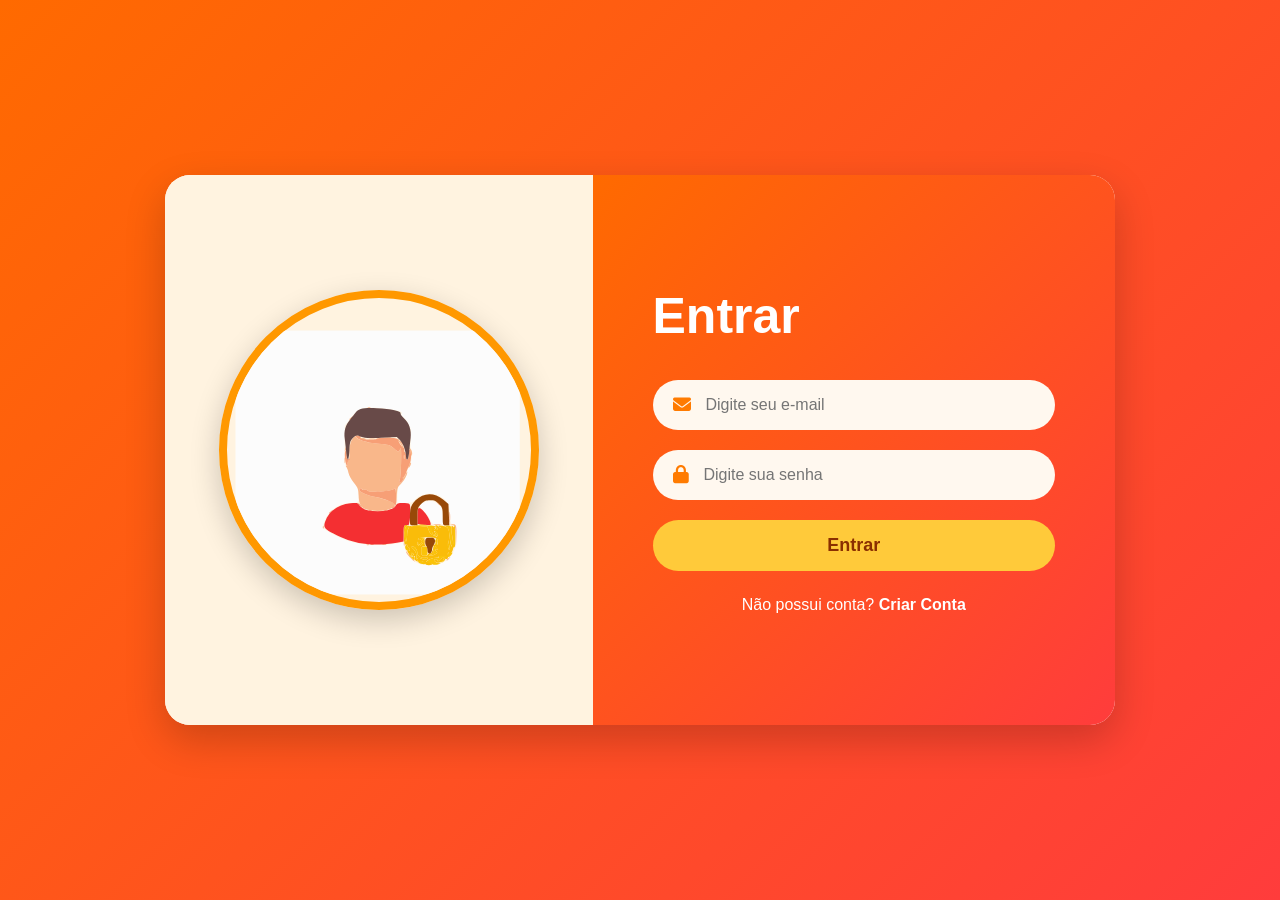
<file: index.html>
<!DOCTYPE html>
<html lang="pt-br">
<head>
<meta charset="UTF-8">
<meta name="viewport" content="width=device-width, initial-scale=1.0">
<title>CLIMAPP</title>
<script>
// Página de entrada: redireciona para home se logado, senão para login
(function() {
    var logado = localStorage.getItem("logado");
    if (logado === "true") {
        window.location.replace("home.html");
    } else {
        window.location.replace("login.html");
    }
})();
</script>
</head>
<body></body>
</html>
</file>
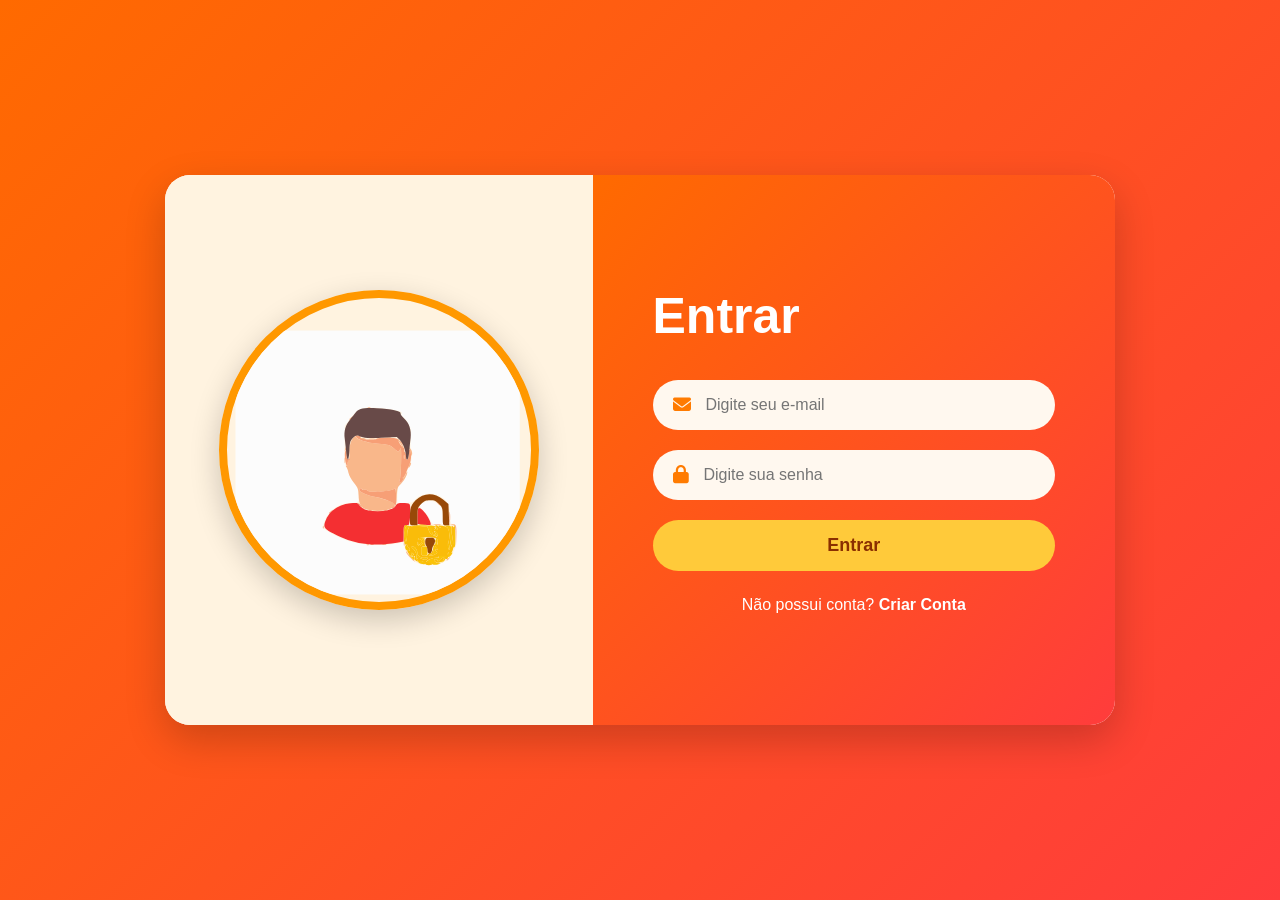
<file: alemanha.html>
<!DOCTYPE html>
<html lang="pt-br">
<head>
<meta charset="UTF-8">
<meta name="viewport" content="width=device-width, initial-scale=1.0">
<title>Alemanha - CLIMAPP</title>
<link rel="stylesheet" href="style.css">
<style>
.mapa-wrapper{
    display: inline-block;
    max-width: 100%;
    margin-top: 20px;
}
.mapa-wrapper img{
    height: auto;
    display: block;
    border-radius: 15px;
    box-shadow: 0 6px 20px rgba(0,0,0,0.2);
}
area{ cursor: pointer; }
</style>
</head>
<body>

<div class="sidebar-overlay" id="sidebarOverlay" onclick="toggleMenu()"></div>

<nav class="sidebar" id="sidebar">
    <button class="menu-toggle" onclick="toggleMenu()">
        <div class="hamburger"><span></span><span></span><span></span></div>
        <span class="menu-toggle-label">CLIMAPP</span>
    </button>
    <div class="sidebar-divider"></div>
    <a href="home.html">
        <span class="nav-icon"></span>
        <span class="nav-label">Home</span>
    </a>
    <a href="brasil.html">
        <span class="nav-icon"></span>
        <span class="nav-label">Brasil</span>
    </a>
    <a href="mexico.html">
        <span class="nav-icon"></span>
        <span class="nav-label">México</span>
    </a>
    <a href="estados-unidos.html">
        <span class="nav-icon"></span>
        <span class="nav-label">Estados Unidos</span>
    </a>
    <a href="canada.html">
        <span class="nav-icon"></span>
        <span class="nav-label">Canadá</span>
    </a>
    <a href="franca.html">
        <span class="nav-icon"></span>
        <span class="nav-label">França</span>
    </a>
    <a href="alemanha.html" class="active">
        <span class="nav-icon"></span>
        <span class="nav-label">Alemanha</span>
    </a>
    <div class="sidebar-footer">
        <button class="btn-sair" onclick="sair()">
            <span class="btn-sair-label">Sair</span>
        </button>
    </div>
</nav>

<div class="main-wrapper">
<header>
    <div class="logo">Alemanha</div>
</header>

<div class="container">
    <h1>Mapa da Alemanha</h1>


<div class="mapa-wrapper">
<img src="img/alemanha.svg" usemap="#image-map" alt="Mapa da Alemanha">
<map name="image-map">
<area shape="poly" coords="350,390,341,382,335,381,329,384,325,388,320,389,318,395,315,400,313,401,309,403,309,409,300,409,294,408,289,408,286,410,285,419,290,428,291,436,291,444,295,439,297,434,299,430,306,431,315,433,319,435,322,444,327,450,331,449,336,457,336,470,342,477,348,488,349,497,350,505,347,510,341,510,342,518,332,522,331,526,332,539,333,547,332,559,330,569,329,569,321,572,318,571,308,577,308,581,316,578,324,583,327,585,329,589,329,592,337,592,334,599,341,595,343,589,341,580,348,581,364,584,373,592,382,591,387,590,391,586,398,582,403,581,415,578,423,578,425,571,436,576,443,574,451,574,456,581,460,584,465,584,467,575,462,575,456,572,458,568,461,559,454,552,451,546,477,528,483,521,483,514,493,514,500,509,502,499,498,492,494,487,487,488,483,488,480,479,469,471,465,463,455,462,448,450,444,437,438,433,442,421,433,409,428,400,414,390,407,390,393,391,393,383,386,383,388,387,389,394,387,398,382,400,381,394,376,395,368,391,367,392,365,397,368,403,359,405,356,403,350,399,353,398,354,395,354,394"  nohref="nohref" 
onclick="abrirModal(event,'Baviera','Temperado Continental','13 milhões','520 metros','Florestas Alpinas')">
    
<area shape="poly" coords="542,304,550,313,553,322,554,331,549,342,544,354,537,348,531,342,519,340,522,347,523,351,511,356,505,364,502,361,493,365,488,367,484,373,477,370,476,376,471,377,466,381,463,385,458,386,448,386,441,388,434,398,434,399,429,393,421,391,416,386,415,378,419,373,422,378,432,375,432,367,432,363,446,353,451,350,443,343,437,339,431,337,427,328,428,320,429,310,438,306,453,301,460,300,467,302,471,306,469,315,475,318,479,317,484,320,495,320,505,320,514,309,524,306,533,305,540,306,540,305,542,306"  nohref="nohref" 
onclick="abrirModal(event,'Saxônia','Temperado Continental','4 milhões','300 metros','Florestas Mistas')">

<area shape="poly" coords="391,329,394,322,380,320,372,318,369,304,364,301,360,303,352,306,349,307,340,313,332,318,329,320,330,326,339,332,340,340,337,346,334,350,333,352,332,356,327,364,326,367,327,371,333,369,333,374,336,378,339,381,344,382,350,387,354,389,354,393,356,395,356,399,359,401,361,401,365,401,367,401,364,394,367,392,373,391,378,394,382,399,388,397,388,392,386,387,385,383,391,381,397,384,398,388,406,389,408,389,414,389,415,386,414,379,414,373,420,370,423,375,428,374,429,373,431,369,432,364,433,359,441,355,449,349,437,341,431,340,430,346,429,351,423,351,415,349,412,343,409,343,398,340,392,339,392,336,391,331,391,328,391,323,391,322,392,322,392,324"  nohref="nohref" 
onclick="abrirModal(event,'Turíngia','Temperado Continental','2,1 milhões','350 metros','Floresta da Turíngia')">

<area shape="poly" coords="300,281,305,288,309,294,307,301,304,308,302,311,295,314,292,311,287,311,284,317,285,318,279,318,277,318,272,322,275,326,278,329,277,337,273,341,267,341,265,345,264,351,260,355,250,355,251,362,251,365,246,361,245,352,240,349,236,346,231,353,230,356,221,363,216,364,205,368,198,369,194,377,186,374,189,381,189,384,180,384,172,382,172,377,172,372,166,371,173,364,169,363,162,354,161,348,168,342,162,337,157,334,163,331,169,329,169,325,171,318,174,310,175,299,170,289,167,283,167,279,185,281,195,280,203,279,201,268,201,263,210,258,218,256,228,250,236,244,246,250,248,255,244,260,244,263,248,266,248,271,258,270,263,268,270,265,271,259,272,250,266,248,266,246,274,240,275,240,280,243,282,249,293,244,298,243,297,248,292,253,288,256,292,263,293,267,298,274,301,282,302,286,304,283"  nohref="nohref"
onclick="abrirModal(event,'Renânia do Norte-Vestfália','Oceânico Temperado','18 milhões','200 metros','Florestas e Campos')">

</div>
</div>

<dialog id="minhaModal">
    <h2 id="titulo"></h2>
    <table>
        <tr><td><strong>Clima</strong></td><td id="clima"></td></tr>
        <tr><td><strong>População</strong></td><td id="populacao"></td></tr>
        <tr><td><strong>Altitude</strong></td><td id="altitude"></td></tr>
        <tr><td><strong>Vegetação</strong></td><td id="vegetacao"></td></tr>
    </table>
    <button class="bt-fechar" id="fecharModal">Fechar</button>
</dialog>

</div>


<script>
(function(){
if(localStorage.getItem("logado")!=="true"){
    window.location.replace("login.html");}})();
    </script>

    <script src="script.js"></script>
</body>
</html>
</file>
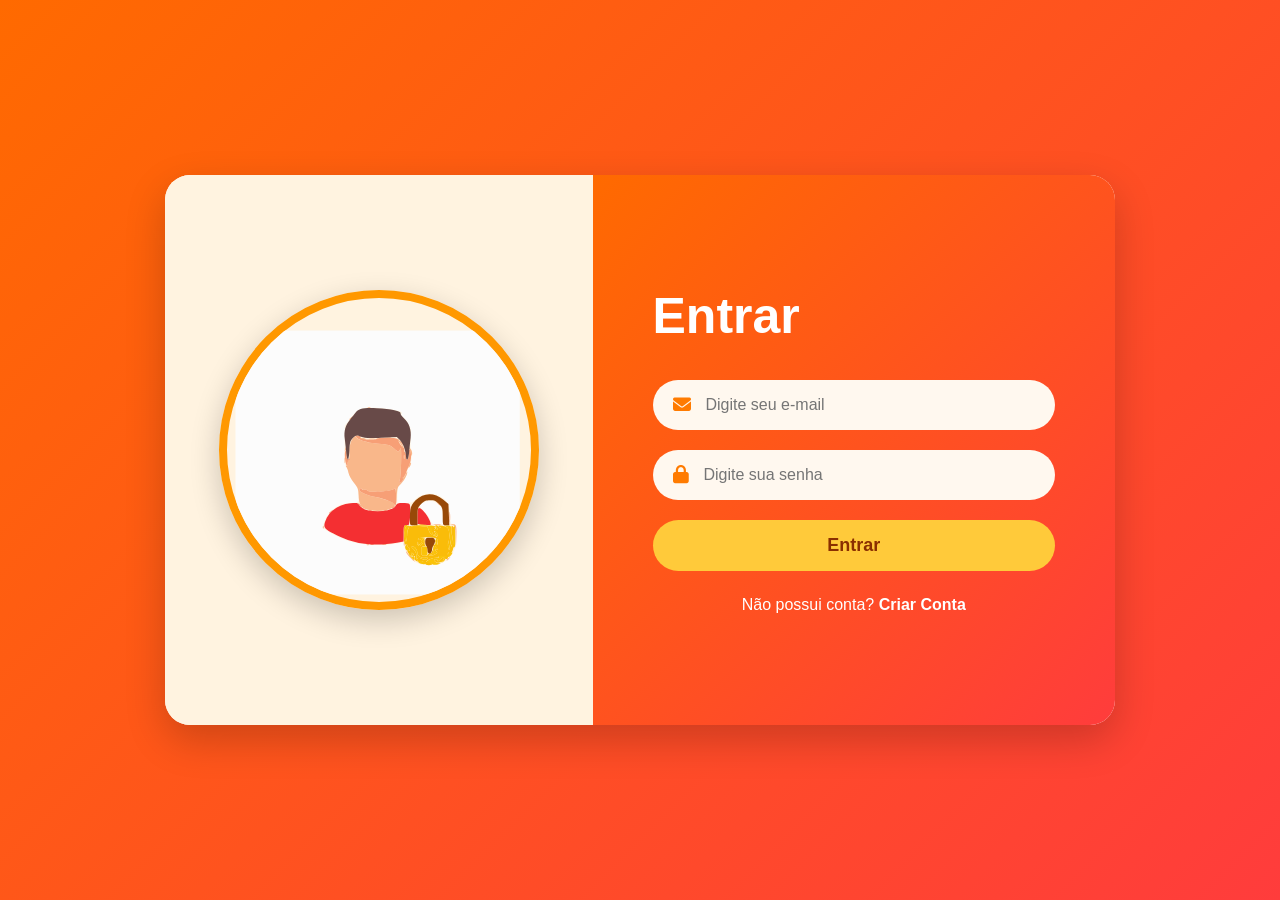
<file: brasil.html>
<!DOCTYPE html>
<html lang="pt-br">
<head>
<meta charset="UTF-8">
<meta name="viewport" content="width=device-width, initial-scale=1.0">
<title>Brasil - CLIMAPP</title>
<link rel="stylesheet" href="style.css">
<style>
.mapa-wrapper{
    display: inline-block;
    max-width: 100%;
    margin-top: 20px;
}
.mapa-wrapper img{
    height: auto;
    display: block;
    border-radius: 15px;
    box-shadow: 0 6px 20px rgba(0,0,0,0.2);
}
area{ cursor: pointer; }
</style>
</head>
<body>

<div class="sidebar-overlay" id="sidebarOverlay" onclick="toggleMenu()"></div>

<nav class="sidebar" id="sidebar">
    <button class="menu-toggle" onclick="toggleMenu()">
        <div class="hamburger"><span></span><span></span><span></span></div>
        <span class="menu-toggle-label">CLIMAPP</span>
    </button>
    <div class="sidebar-divider"></div>
    <a href="home.html">
        <span class="nav-icon"></span>
        <span class="nav-label">Home</span>
    </a>
    <a href="brasil.html" class="active">
        <span class="nav-icon"></span>
        <span class="nav-label">Brasil</span>
    </a>
    <a href="mexico.html">
        <span class="nav-icon"></span>
        <span class="nav-label">México</span>
    </a>
    <a href="estados-unidos.html">
        <span class="nav-icon"></span>
        <span class="nav-label">Estados Unidos</span>
    </a>
    <a href="canada.html">
        <span class="nav-icon"></span>
        <span class="nav-label">Canadá</span>
    </a>
    <a href="franca.html">
        <span class="nav-icon"></span>
        <span class="nav-label">França</span>
    </a>
    <a href="alemanha.html">
        <span class="nav-icon"></span>
        <span class="nav-label">Alemanha</span>
    </a>
    <div class="sidebar-footer">
        <button class="btn-sair" onclick="sair()">
            <span class="btn-sair-label">Sair</span>
        </button>
    </div>
</nav>

<div class="main-wrapper">
<header>
<div class="logo">Brasil</div></header>

<div class="container">
    <h1>Mapa do Brasil</h1>

    <div class="mapa-wrapper">
        <img src="img/mapa-brasil.svg" usemap="#image-map" alt="Mapa do Brasil">
        <map name="image-map">
            <area alt="minas gerais" title="minas gerais" href="#" coords="375,421,381,420,385,420,397,419,400,423,400,428,402,437,407,439,409,443,406,445,407,453,409,454,411,459,416,459,415,455,424,456,430,453,433,452,438,450,446,450,456,450,460,446,466,434,469,429,472,424,481,415,482,409,480,407,482,403,481,400,482,395,490,393,492,392,487,388,490,379,494,377,497,368,485,366,478,363,475,357,464,355,457,347,448,350,446,342,441,342,425,350,423,353,419,354,415,350,411,348,411,352,408,351,408,359,408,364,404,364,400,367,400,372,403,375,403,379,398,381,398,385,401,386,401,391,396,396,388,399,380,398,375,399,370,401,363,401,357,401,354,408,349,411,348,414,348,417,356,416,361,416,366,416,371,418,374,420,374,422,375,422,380,421,378,421" shape="poly"
            onclick="abrirModal(event,'Minas Gerais','Tropical de Altitude','21,4 milhões','660 metros','Cerrado e Mata Atlântica')">

            <area alt="mato grosso" title="mato grosso" href="#" coords="274,271,360,277,357,286,353,299,354,312,353,321,351,330,347,349,337,354,335,362,326,361,325,371,319,376,317,384,319,387,312,388,314,384,314,378,309,379,304,384,294,383,283,380,274,377,271,378,265,386,261,387,257,384,247,378,250,369,250,364,225,365,224,352,222,337,222,331,219,330,230,312,226,303,227,294,222,293,219,291,208,292,205,292,205,265,241,264,247,263,250,243,253,245,254,252,256,262,270,273,273,272,276,272,275,272" shape="poly"
            onclick="abrirModal(event,'Mato Grosso','Tropical Continental','3,9 milhões','300 metros','Cerrado e Amazônia')">

            <area alt="sao paulo" title="sao paulo" href="#" coords="373,423,368,420,356,418,349,417,350,422,348,423,343,426,339,434,336,440,330,449,325,452,325,454,331,454,339,454,344,455,351,457,356,458,362,459,367,466,368,473,371,477,371,481,370,483,376,483,379,485,380,488,383,489,386,488,396,483,402,476,411,473,420,471,429,468,426,465,427,461,434,459,437,458,432,458,428,457,427,456,423,458,420,459,416,461,409,463,407,458,404,456,403,449,405,441,402,441,396,433,396,426,396,421,392,420,377,423,374,423" shape="poly"
            onclick="abrirModal(event,'São Paulo','Subtropical Úmido','46 milhões','760 metros','Mata Atlântica')">

            <area alt="bahia" title="bahia" href="#" coords="435,293,432,295,424,288,420,288,415,295,412,300,418,303,418,309,415,313,415,316,420,318,418,323,417,329,415,337,418,341,420,345,419,351,437,342,443,340,448,339,450,344,455,343,463,349,471,353,477,354,484,361,497,365,501,367,503,371,499,379,493,385,495,389,496,396,499,397,505,393,510,374,512,364,512,350,512,339,513,331,516,327,518,322,525,326,531,315,534,310,530,309,527,299,525,295,532,294,531,285,528,279,524,272,517,268,512,266,507,271,504,273,499,273,501,276,497,278,493,278,491,273,489,268,487,266,484,270,481,273,475,275,468,277,462,277,460,275,453,275,453,284,453,288,446,293,441,292,432,296,432,295,434,295" shape="poly"
            onclick="abrirModal(event,'Bahia','Tropical Semiárido','14,9 milhões','400 metros','Caatinga e Cerrado')">
        </map>
    </div>
</div>

<dialog id="minhaModal">
    <h2 id="titulo"></h2>
    <table>
        <tr><td><strong>Clima</strong></td><td id="clima"></td></tr>
        <tr><td><strong>População</strong></td><td id="populacao"></td></tr>
        <tr><td><strong>Altitude</strong></td><td id="altitude"></td></tr>
        <tr><td><strong>Vegetação</strong></td><td id="vegetacao"></td></tr>
    </table>
    <button class="bt-fechar" id="fecharModal">Fechar</button>
</dialog>

</div>

<script>
(function(){
if(localStorage.getItem("logado")!=="true"){
    window.location.replace("login.html");}
})();
</script>

<script src="script.js"></script>
</body>
</html>
</file>
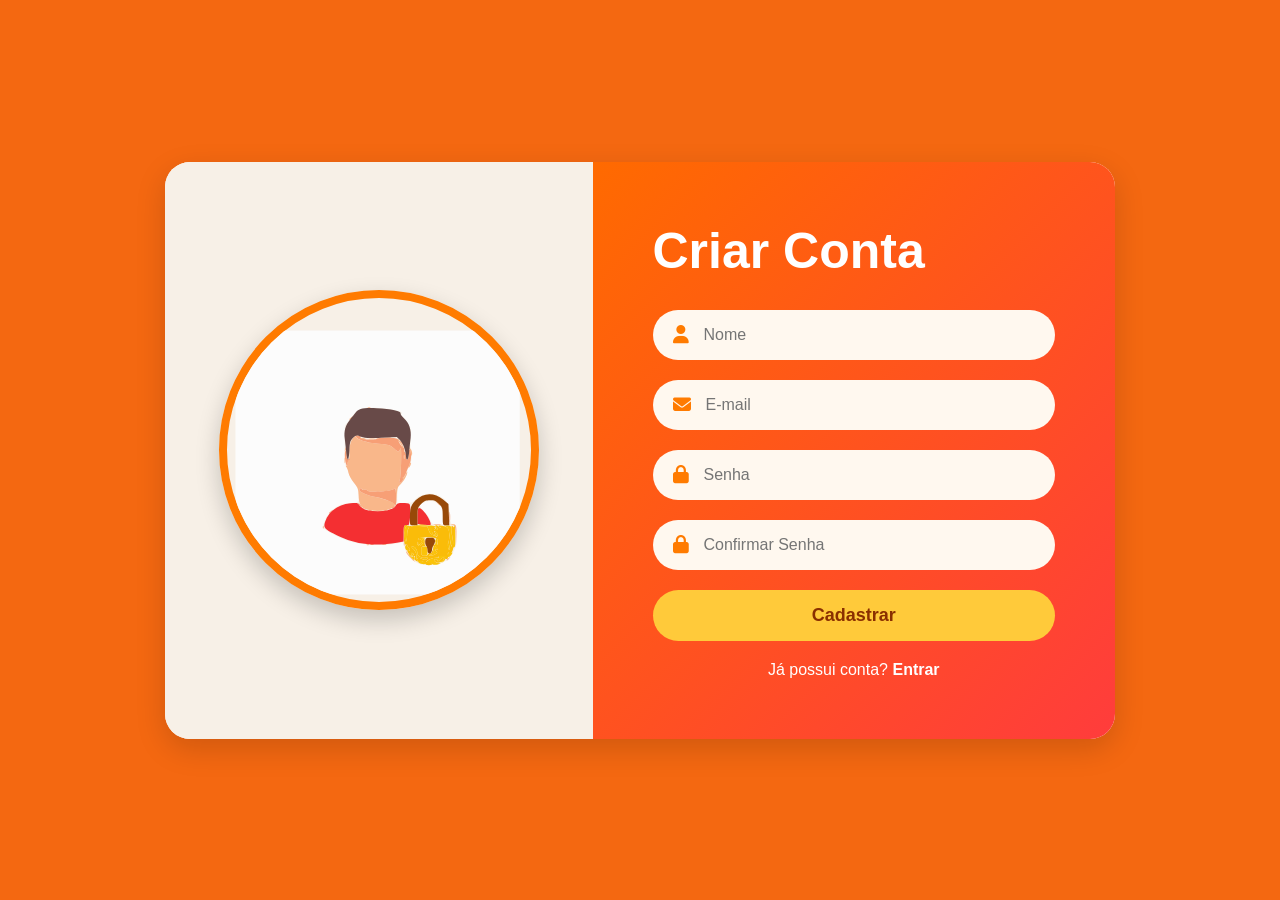
<file: cadastro.html>
<!DOCTYPE html>
<html lang="pt-br">

<head>

    <meta charset="UTF-8">
    <meta name="viewport" content="width=device-width, initial-scale=1.0">
    <title>Cadastro - CLIMAPP</title>

    <link rel="stylesheet" href="https://cdnjs.cloudflare.com/ajax/libs/font-awesome/6.5.1/css/all.min.css">

    <style>
        * {
            margin: 0;
            padding: 0;
            box-sizing: border-box;
            font-family: Arial, Helvetica, sans-serif;
        }

        body {
            height: 100vh;
            display: flex;
            justify-content: center;
            align-items: center;
            background: #f46811;
            padding: 20px;
        }

        .container {
            width: 950px;
            max-width: 100%;
            min-height: 550px;
            display: flex;
            border-radius: 25px;
            overflow: hidden;
            box-shadow: 0 10px 30px rgba(0, 0, 0, 0.15);
            background: white;
        }

        /* ESQUERDA */
        .left {
            width: 45%;
            background: #f7f0e7;
            display: flex;
            justify-content: center;
            align-items: center;
            padding: 30px;
        }

        .circle {
            width: 320px;
            height: 320px;
            border-radius: 50%;
            overflow: hidden;
            border: 8px solid #ff7b00;
            box-shadow: 0 10px 25px rgba(0, 0, 0, 0.2);
        }

        .circle img {
            width: 100%;
            height: 100%;
            object-fit: cover;
        }

        /* DIREITA */
        .right {
            width: 55%;
            background: linear-gradient(135deg, #ff6a00, #ff3c3c);
            padding: 60px;
            color: white;
            position: relative;
            overflow: hidden;
        }

        .right h1 {
            font-size: 50px;
            margin-bottom: 30px;
        }

        /* INPUTS */
        .input-box {
            width: 100%;
            background: #fff8ef;
            margin-bottom: 20px;
            border-radius: 40px;
            padding: 16px 20px;
            display: flex;
            align-items: center;
            gap: 15px;
            transition: 0.3s;
        }

        .input-box:hover {
            transform: scale(1.02);
        }

        .input-box i {
            color: #ff7b00;
            font-size: 18px;
        }

        .input-box input {
            width: 100%;
            border: none;
            outline: none;
            background: transparent;
            font-size: 16px;
            color: #333;
        }

        /* BOTÃO */
        .btn {
            width: 100%;
            padding: 15px;
            border: none;
            border-radius: 40px;
            font-size: 18px;
            font-weight: bold;
            cursor: pointer;
            background: #ffca3a;
            color: #8a2f00;
            transition: 0.3s;
        }

        .btn:hover {
            transform: scale(1.03);
        }

        /* LINK LOGIN */
        .login-link {
            margin-top: 20px;
            text-align: center;
        }

        .login-link a {
            color: white;
            font-weight: bold;
            text-decoration: none;
        }

        .login-link a:hover {
            text-decoration: underline;
        }

        /* RESPONSIVO */
        @media(max-width:850px) {
            .container {
                flex-direction: column;
            }

            .left,
            .right {
                width: 100%;
            }

            .left {
                padding: 40px 20px;
            }

            .circle {
                width: 220px;
                height: 220px;
            }

            .right {
                padding: 40px 25px;
            }

            .right h1 {
                font-size: 38px;
            }
        }
    </style>
</head>

<body>

    <div class="container">

        <!-- ESQUERDA -->
        <div class="left">
            <div class="circle">
                <img src="img/boneco.svg" alt="Boneco">
            </div>
        </div>

        <!-- DIREITA -->
        <div class="right">

            <h1>Criar Conta</h1>

            <!-- NOME -->
            <div class="input-box">
                <i class="fa-solid fa-user"></i>
                <input type="text" id="nome" placeholder="Nome">
            </div>

            <!-- EMAIL -->
            <div class="input-box">
                <i class="fa-solid fa-envelope"></i>
                <input type="email" id="email" placeholder="E-mail">
            </div>

            <!-- SENHA -->
            <div class="input-box">
                <i class="fa-solid fa-lock"></i>
                <input type="password" id="senha" placeholder="Senha">
            </div>

            <!-- CONFIRMAR SENHA -->
            <div class="input-box">
                <i class="fa-solid fa-lock"></i>
                <input type="password" id="confirmarSenha" placeholder="Confirmar Senha">
            </div>

            <!-- BOTÃO -->
            <button type="button" class="btn" onclick="cadastrar()">
                Cadastrar
            </button>

            <!-- LINK LOGIN -->
            <div class="login-link">
                Já possui conta? <a href="login.html">Entrar</a>
            </div>

        </div>

    </div>

    <script src="script.js"></script>

</body>

</html>
</file>
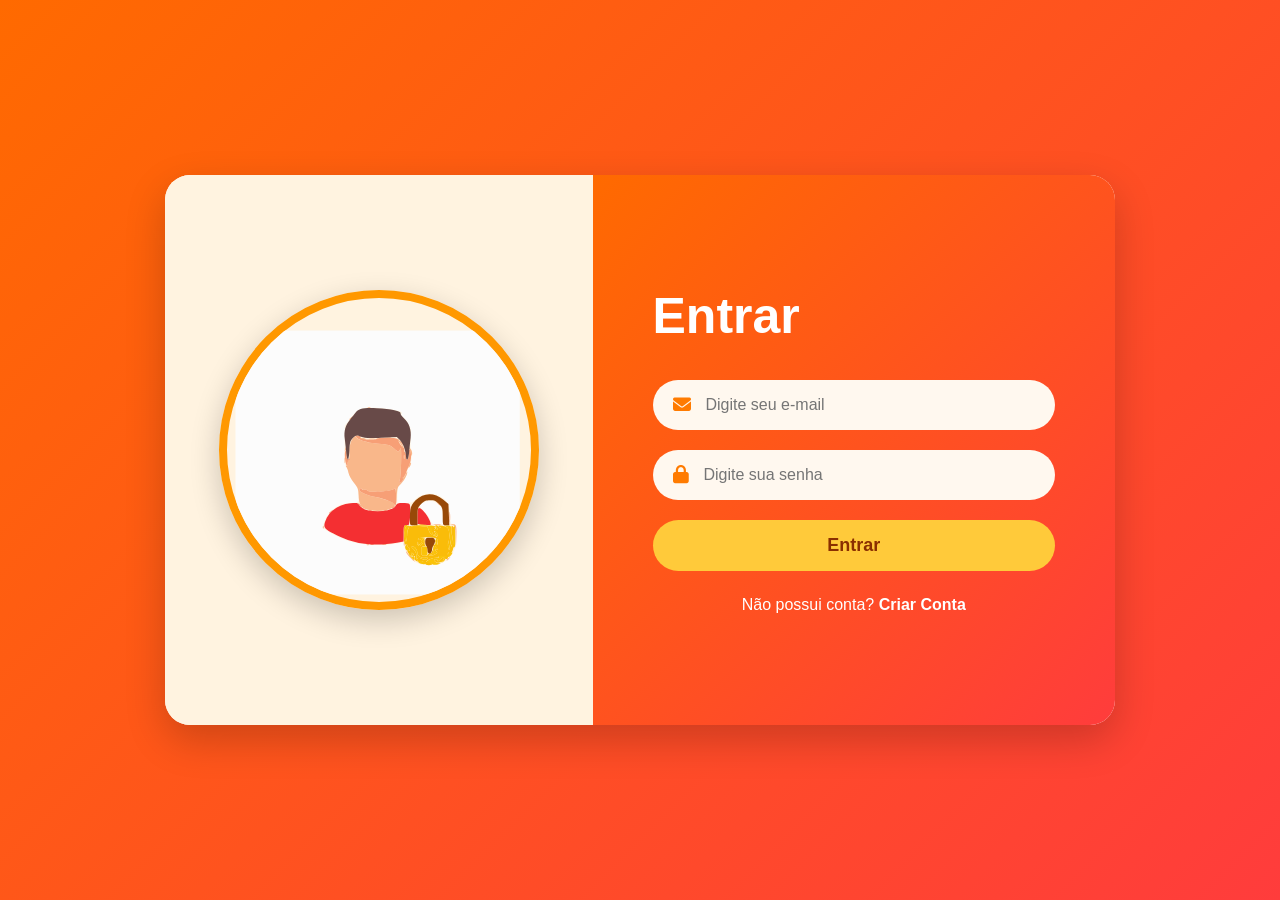
<file: canada.html>
<!DOCTYPE html>
<html lang="pt-br">
<head>
<meta charset="UTF-8">
<meta name="viewport" content="width=device-width, initial-scale=1.0">
<title>Canadá - CLIMAPP</title>
<link rel="stylesheet" href="style.css">
<style>

.mapa-wrapper{
    display: inline-block;
    max-width: 100%;
    margin-top: 20px;
}

.mapa-wrapper img{
    display: block;
    border-radius: 15px;
    box-shadow: 0 6px 20px rgba(0,0,0,0.2);
}

area{
    cursor: pointer;
}

</style>

</head>

<body>

<div class="sidebar-overlay" id="sidebarOverlay" onclick="toggleMenu()"></div>

<!-- MENU -->

<nav class="sidebar" id="sidebar">

    <button class="menu-toggle" onclick="toggleMenu()">

        <div class="hamburger">
            <span></span>
            <span></span>
            <span></span>
        </div>

        <span class="menu-toggle-label">
            CLIMAPP
        </span>

    </button>

    <div class="sidebar-divider"></div>

    <a href="home.html">
        <span class="nav-icon">🏠</span>
        <span class="nav-label">Home</span>
    </a>

    <a href="brasil.html">
        <span class="nav-icon"></span>
        <span class="nav-label">Brasil</span>
    </a>

    <a href="mexico.html">
        <span class="nav-icon"></span>
        <span class="nav-label">México</span>
    </a>

    <a href="estados-unidos.html">
        <span class="nav-icon"></span>
        <span class="nav-label">Estados Unidos</span>
    </a>

    <a href="canada.html" class="active">
        <span class="nav-icon"></span>
        <span class="nav-label">Canadá</span>
    </a>

    <a href="franca.html">
        <span class="nav-icon"></span>
        <span class="nav-label">França</span>
    </a>

    <a href="alemanha.html">
        <span class="nav-icon"></span>
        <span class="nav-label">Alemanha</span>
    </a>

    <div class="sidebar-footer">

        <button class="btn-sair" onclick="sair()">
            <span class="btn-sair-label">Sair</span>
        </button>

    </div>

</nav>

<!-- CONTEÚDO -->

<div class="main-wrapper">

<header>

    <div class="logo">
        Canadá
    </div>

</header>

<div class="container">

    <h1>Mapa do Canadá</h1>

    <!-- MAPA -->

    <div class="mapa-wrapper">
<img src="img/canada.svg" usemap="#image-map">

<map name="image-map">
<area target="_blank" alt="quebec" title="quebec" href="" coords="588,298,584,296,576,292,574,296,568,294,570,288,568,285,565,281,563,277,563,270,552,270,542,263,534,257,531,262,522,262,515,261,514,270,520,280,521,290,519,301,520,309,529,315,532,326,535,339,533,351,521,362,527,374,528,387,530,402,535,452,541,467,548,475,560,480,566,480,576,478,579,469,584,460,596,451,608,435,616,416,619,404,625,396,635,385,653,380,666,372,674,364,681,354,682,346,682,342,639,361,636,361,633,353,633,351,630,354,634,360,634,363,635,368,628,368,620,368,615,365,608,357,606,353,604,342,607,336,605,329,615,331,621,326,625,323,624,316,619,314,616,307,611,291,605,287,602,283,593,273,594,286,590,294,587,299,591,299" shape="poly"
onclick="abrirModal( event,'Quebec','Frio','8 milhões', '200 metros','Taiga' )">

<area target="_blank" alt="alberta" title="alberta" href="" coords="281,284,276,301,269,322,257,364,270,387,279,411,278,432,309,440,332,298,284,286,283,284" shape="poly"
onclick="abrirModal( event,'Alberta', 'Continental','4 milhões','645 metros','Pradarias' )">

<area target="_blank" alt="british columbia" title="british columbia" href="" coords="188,246,185,245,186,260,191,255,198,255,203,275,203,295,207,305,208,316,202,323,201,334,208,332,203,339,202,342,202,345,205,346,204,349,206,350,209,346,210,354,206,357,204,359,204,363,208,366,203,367,201,369,201,372,207,373,207,377,210,376,211,381,211,385,217,379,215,389,215,393,224,387,221,397,222,407,274,430,273,410,265,393,256,369,253,361,277,286,189,246,189,245,190,246" shape="poly"
onclick="abrirModal( event,'British Columbia','Oceânico','5 milhões','370 metros', 'Florestas Temperadas' )">

<area target="_blank" alt="ontaro" title="ontaro" href="" coords="456,344,419,391,419,440,427,441,423,450,423,455,432,456,437,460,446,456,448,461,453,452,461,447,468,449,477,449,484,460,490,459,496,468,497,477,497,479,505,482,515,483,529,488,539,495,539,501,530,504,525,500,525,506,525,520,524,527,525,530,536,530,547,528,551,524,550,520,547,520,545,514,553,508,562,505,567,504,573,497,577,494,581,485,577,479,568,483,561,485,553,480,546,478,540,471,532,461,527,447,527,416,526,406,521,407,511,400,507,389,503,378,501,368,499,359,488,361,484,363,457,344,457,345" shape="poly"
onclick="abrirModal(event,'Ontário','Frio Temperado','15 milhões','250 metros','Florestas' )">

</map>

    </div>

</div>

<!-- MODAL -->

<dialog id="minhaModal">

    <h2 id="titulo"></h2>

    <table>

        <tr>
            <td><strong>Clima</strong></td>
            <td id="clima"></td>
        </tr>

        <tr>
            <td><strong>População</strong></td>
            <td id="populacao"></td>
        </tr>

        <tr>
            <td><strong>Altitude</strong></td>
            <td id="altitude"></td>
        </tr>

        <tr>
            <td><strong>Vegetação</strong></td>
            <td id="vegetacao"></td>
        </tr>

    </table>

    <button class="bt-fechar" id="fecharModal">
        Fechar
    </button>

</dialog>

</div>
<script>
(function(){
if(localStorage.getItem("logado")!=="true"){
    window.location.replace("login.html");
 }
})();
</script>

<script src="script.js"></script>

</body>
</html>
</file>
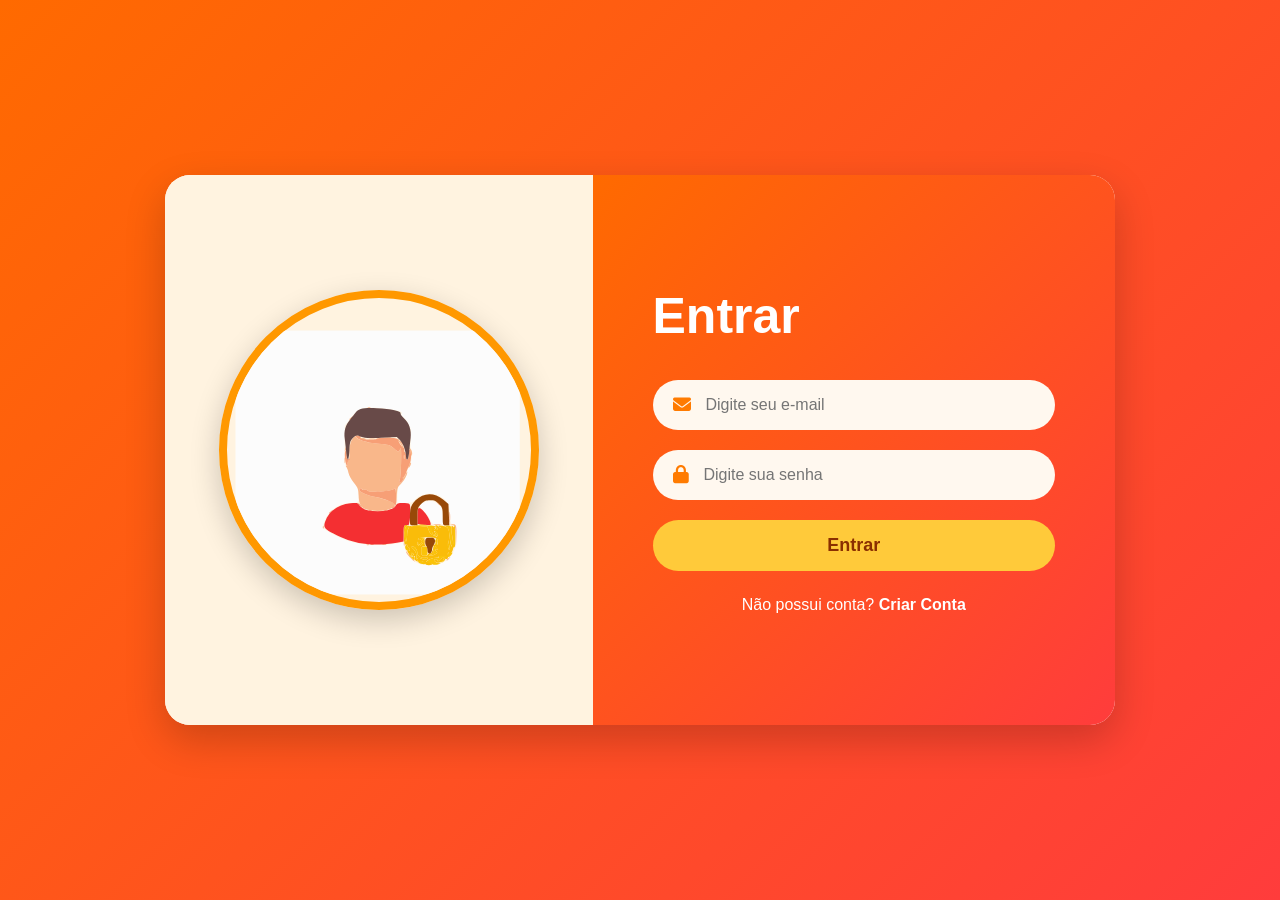
<file: estados-unidos.html>
<!DOCTYPE html>
<html lang="pt-br">
<head>
<meta charset="UTF-8">
<meta name="viewport" content="width=device-width, initial-scale=1.0">
<title>Estados Unidos - CLIMAPP</title>
<link rel="stylesheet" href="style.css">
<style>
.mapa-container{
    display:flex;
    justify-content:center;
    margin-top:25px;
}
.mapa-container img{
    border-radius:15px;
    box-shadow:0 6px 20px rgba(0,0,0,0.25);
}
area{ cursor:pointer; }
</style>
</head>
<body>

<div class="sidebar-overlay" id="sidebarOverlay" onclick="toggleMenu()"></div>

<nav class="sidebar" id="sidebar">
    <button class="menu-toggle" onclick="toggleMenu()">
        <div class="hamburger"><span></span><span></span><span></span></div>
        <span class="menu-toggle-label">CLIMAPP</span>
    </button>
    <div class="sidebar-divider"></div>
    <a href="home.html">
        <span class="nav-icon"></span>
        <span class="nav-label">Home</span>
    </a>
    <a href="brasil.html">
        <span class="nav-icon"></span>
        <span class="nav-label">Brasil</span>
    </a>
    <a href="mexico.html">
        <span class="nav-icon"></span>
        <span class="nav-label">México</span>
    </a>
    <a href="estados-unidos.html" class="active">
        <span class="nav-icon"></span>
        <span class="nav-label">Estados Unidos</span>
    </a>
    <a href="canada.html">
        <span class="nav-icon"></span>
        <span class="nav-label">Canadá</span>
    </a>
    <a href="franca.html">
        <span class="nav-icon"></span>
        <span class="nav-label">França</span>
    </a>
    <a href="alemanha.html">
        <span class="nav-icon"></span>
        <span class="nav-label">Alemanha</span>
    </a>
<div class="sidebar-footer">
    <button class="btn-sair" onclick="sair()">
    <span class="btn-sair-label">Sair</span>
    </button>
</div>
</nav>

<div class="main-wrapper">
<header> <div class="logo">Estados Unidos</div></header>

<div class="container">
    <h1>Mapa dos Estados Unidos</h1>

    <div class="mapa-container">
        <img src="img/estados-unidos.svg" usemap="#image-map" alt="Mapa dos Estados Unidos">
        <map name="image-map">
            <area alt="texas" title="texas" href="#" coords="513,468,515,483,515,499,513,517,502,522,483,538,460,551,454,566,447,582,452,593,440,598,414,589,397,567,382,541,380,525,370,514,358,509,344,513,343,522,332,517,319,509,316,497,301,480,288,459,358,465,360,449,361,363,408,367,406,399,405,410,417,414,425,418,437,421,456,426,473,431,486,426,494,428,507,432,511,445" shape="poly"
            onclick="abrirModal(event,'Texas','Subtropical','31,3 milhões','520 metros','Pradarias e Savanas')">

            <area alt="california" title="california" href="#" coords="64,171,118,190,108,253,164,371,170,384,158,406,153,411,140,415,121,408,111,387,101,370,76,355,63,305,64,283,62,272,53,253,52,208" shape="poly"
            onclick="abrirModal(event,'Califórnia','Mediterrâneo','39,4 milhões','884 metros','Florestas e Chaparral')">

            <area alt="florida" title="florida" href="#" coords="752,516,735,481,727,483,716,483,684,488,673,485,658,482,639,486,635,493,648,493,660,496,672,506,682,497,692,493,703,503,708,507,716,516,720,527,718,538,724,552,733,565,744,578,754,591,765,583,766,567,764,551,758,542" shape="poly"
            onclick="abrirModal(event,'Flórida','Tropical','23,4 milhões','30 metros','Mangues e Pântanos')">

            <area alt="new york" title="new york" href="#" coords="800,125,791,126,778,139,768,151,775,163,767,177,754,177,737,181,739,189,728,210,751,205,770,201,783,195,792,193,804,206,819,214,820,194,818,182,812,167,812,154,808,141,807,129" shape="poly"
            onclick="abrirModal(event,'Nova York','Temperado Úmido','19,9 milhões','300 metros','Florestas Temperadas')">
        </map>
    </div>
</div>

<dialog id="minhaModal">
    <h2 id="titulo"></h2>
    <table>
        <tr><td><strong>Clima</strong></td><td id="clima"></td></tr>
        <tr><td><strong>População</strong></td><td id="populacao"></td></tr>
        <tr><td><strong>Altitude</strong></td><td id="altitude"></td></tr>
        <tr><td><strong>Vegetação</strong></td><td id="vegetacao"></td></tr>
    </table>
    <button class="bt-fechar" id="fecharModal">Fechar</button>
</dialog>

</div>

<script>
(function(){
if(localStorage.getItem("logado")!=="true"){
    window.location.replace("login.html");}
})();
</script>


<script src="script.js"></script>
</body>
</html>
</file>
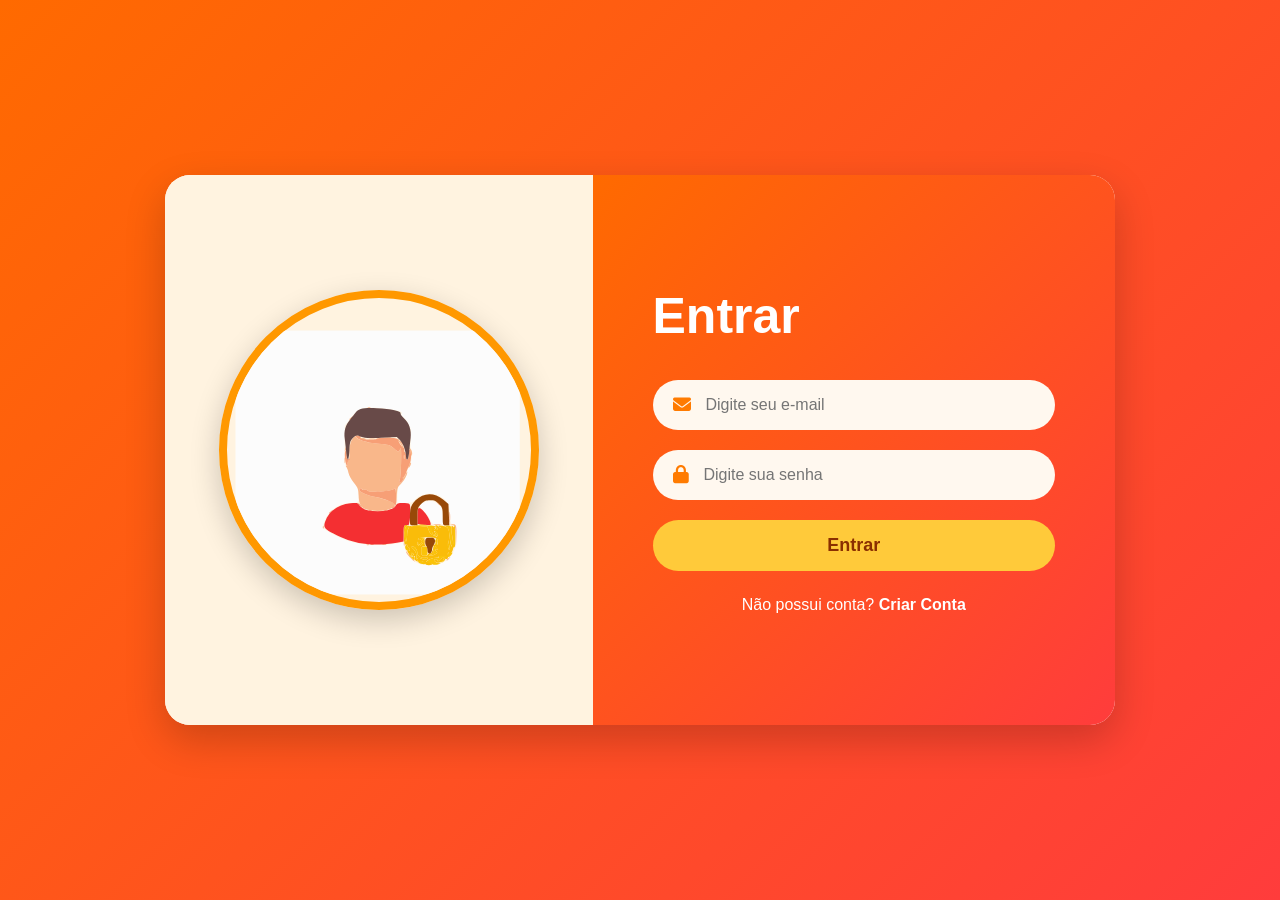
<file: franca.html>
<!DOCTYPE html>
<html lang="pt-br">
<head>
<meta charset="UTF-8">
<meta name="viewport" content="width=device-width, initial-scale=1.0">
<title>França - CLIMAPP</title>
<link rel="stylesheet" href="style.css">
<style>
.mapa-container{
    display:flex;
    justify-content:center;
    margin-top:25px;
}
.mapa-container img{
    border-radius:15px;
    box-shadow:0 6px 20px rgba(0,0,0,0.25);
}
area{ cursor:pointer; }
</style>
</head>
<body>

<div class="sidebar-overlay" id="sidebarOverlay" onclick="toggleMenu()"></div>

<nav class="sidebar" id="sidebar">
    <button class="menu-toggle" onclick="toggleMenu()">
        <div class="hamburger"><span></span><span></span><span></span></div>
        <span class="menu-toggle-label">CLIMAPP</span>
    </button>
    <div class="sidebar-divider"></div>
    <a href="home.html">
        <span class="nav-icon"></span>
        <span class="nav-label">Home</span>
    </a>
    <a href="brasil.html">
        <span class="nav-icon"></span>
        <span class="nav-label">Brasil</span>
    </a>
    <a href="mexico.html">
        <span class="nav-icon"></span>
        <span class="nav-label">México</span>
    </a>
    <a href="estados-unidos.html">
        <span class="nav-icon"></span>
        <span class="nav-label">Estados Unidos</span>
    </a>
    <a href="canada.html">
        <span class="nav-icon"></span>
        <span class="nav-label">Canadá</span>
    </a>
    <a href="franca.html" class="active">
        <span class="nav-icon"></span>
        <span class="nav-label">França</span>
    </a>
    <a href="alemanha.html">
        <span class="nav-icon"></span>
        <span class="nav-label">Alemanha</span>
    </a>
    <div class="sidebar-footer">
        <button class="btn-sair" onclick="sair()">
            <span class="btn-sair-label">Sair</span>
        </button>
    </div>
</nav>

<div class="main-wrapper">
<header>
    <div class="logo">França</div>
</header>

<div class="container">
    <h1>Mapa da França</h1>


    <div class="mapa-container">
        <img src="img/franca.svg" usemap="#image-map" alt="Mapa da França">
        <map name="image-map">
            <area alt="ile-de-france" title="ile-de-france" href="#" coords="320,152,307,145,299,145,291,153,288,158,289,169,291,179,296,189,305,196,306,205,314,201,323,205,327,212,338,209,345,199,356,196,361,186,358,170,350,160,340,154" shape="poly"
            onclick="abrirModal(event,'Île-de-France','Temperado Oceânico','12 milhões','35 metros','Florestas Temperadas')">

            <area alt="provence" title="provence" href="#" coords="523,472,517,488,499,500,487,513,479,520,476,525,468,530,453,534,442,532,429,528,416,521,404,517,387,517,393,502,402,492,403,484,405,475,409,472,416,471,423,474,435,475,443,470,440,464,438,455,439,449,449,440,451,431,463,426,467,423,467,413,475,413,490,412,495,428,491,437,489,453,495,459,510,467,501,464" shape="poly"
            onclick="abrirModal(event,'Provence-Alpes-Côte d\'Azur','Mediterrâneo','5 milhões','350 metros','Vegetação Mediterrânea')">

            <area alt="nouvelle-aquitaine" title="nouvelle-aquitaine" href="#" coords="193,544,191,549,184,552,175,542,157,537,148,533,153,525,139,514,155,500,165,432,165,407,168,380,179,391,186,391,186,376,167,367,174,357,174,342,170,329,184,327,197,327,194,309,188,295,199,287,208,287,221,280,227,288,236,296,242,292,255,307,263,327,269,332,275,332,289,325,313,328,317,341,313,356,315,367,315,377,311,384,303,396,302,404,293,415,280,408,263,425,259,438,254,449,244,464,240,469,221,476,208,477,199,489,198,506,207,513,203,524,198,532" shape="poly"
            onclick="abrirModal(event,'Nouvelle-Aquitaine','Oceânico','6 milhões','150 metros','Florestas e Vinhedos')">

            <area alt="auvergne" title="auvergne" href="#" coords="422,459,406,457,396,457,383,463,370,433,357,425,348,416,338,421,331,433,322,418,311,433,305,437,301,423,302,415,308,409,312,397,318,391,315,379,318,366,322,341,312,321,320,320,326,309,336,306,350,306,361,309,369,317,380,322,377,333,386,345,392,341,399,334,407,335,419,322,429,322,433,328,443,333,456,325,463,330,455,338,472,328,486,327,487,341,494,353,488,361,495,371,500,381,500,393,491,401,477,407,465,403,463,415,459,421,447,429,443,443,436,447,429,449" shape="poly"
            onclick="abrirModal(event,'Auvergne-Rhône-Alpes','Temperado Continental','8 milhões','500 metros','Florestas Alpinas')">
        </map>
    </div>
</div>

<dialog id="minhaModal">
    <h2 id="titulo"></h2>
    <table>
        <tr><td><strong>Clima</strong></td><td id="clima"></td></tr>
        <tr><td><strong>População</strong></td><td id="populacao"></td></tr>
        <tr><td><strong>Altitude</strong></td><td id="altitude"></td></tr>
        <tr><td><strong>Vegetação</strong></td><td id="vegetacao"></td></tr>
    </table>
    <button class="bt-fechar" id="fecharModal">Fechar</button>
</dialog>

</div>

<script>
(function(){
if(localStorage.getItem("logado")!=="true"){
    window.location.replace("login.html");}
})();
</script>


<script src="script.js"></script>
</body>
</html>
</file>
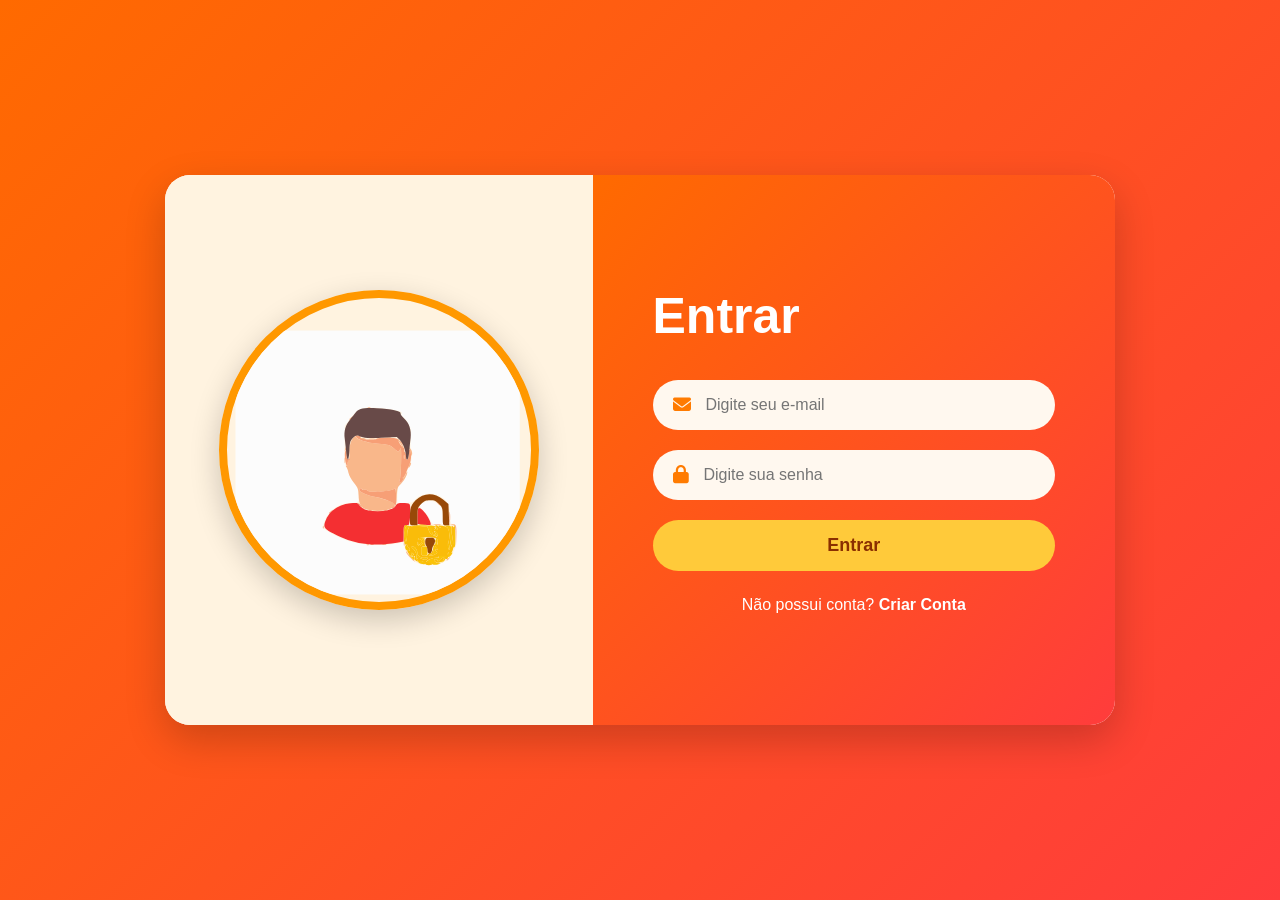
<file: home.html>
<!DOCTYPE html>
<html lang="pt-br">

<head>

<meta charset="UTF-8">
<meta name="viewport" content="width=device-width, initial-scale=1.0">

<title>CLIMAPP - Home</title>

<link rel="stylesheet" href="style.css">
<script>
// Proteção de rota - executa antes de renderizar
(function(){
  if(localStorage.getItem("logado")!=="true"){
    window.location.replace("login.html");
  }
})();
</script>

<style>

/* =========================
HOME
========================= */

.home{
    width: 100%;
    min-height: 100vh;

    background:
    linear-gradient(rgba(0,0,0,0.6), rgba(0,0,0,0.6)),
    url("img/fundo.png");

    background-size: cover;
    background-position: center;

    display: flex;
    justify-content: center;
    align-items: center;

    padding: 40px 20px;
}

.home-content{
    text-align: center;
    color: white;
    max-width: 750px;

    animation: fadeUp 1s ease;
}

.home-content h1{
    font-size: clamp(45px, 7vw, 75px);
    margin-bottom: 20px;
    letter-spacing: 3px;
}

.home-content p{
    font-size: clamp(18px, 2vw, 28px);
    line-height: 1.7;
    margin-bottom: 35px;
}

.home-content a{
    display: inline-block;

    padding: 15px 32px;

    background: linear-gradient(90deg,#ff5722,#ff9800);

    color: white;

    text-decoration: none;

    border-radius: 10px;

    font-weight: bold;

    transition: 0.3s;
}

.home-content a:hover{
    transform: scale(1.08);
    box-shadow: 0 10px 25px rgba(0,0,0,0.3);
}

/* =========================
CARDS DOS PAÍSES
========================= */

.paises{
    padding: 60px 25px;
}

.paises h2{
    text-align: center;
    margin-bottom: 40px;

    font-size: clamp(28px,4vw,40px);

    color: #d84315;
}

.cards{
    display: grid;

    grid-template-columns:
    repeat(auto-fit,minmax(240px,1fr));

    gap: 25px;
}

.card{
    background: white;

    border-radius: 18px;

    overflow: hidden;

    box-shadow: 0 8px 25px rgba(0,0,0,0.12);

    transition: 0.4s;
}

.card:hover{
    transform: translateY(-10px);
}

.card img{
    width: 100%;
    height: 200px;
    object-fit: cover;
}

.card-content{
    padding: 22px;
    text-align: center;
}

.card-content h3{
    margin-bottom: 15px;
    color: #4e342e;
    font-size: 22px;
}

.card-content a{
    display: inline-block;

    padding: 10px 20px;

    background: linear-gradient(90deg,#ff5722,#ff9800);

    color: white;

    text-decoration: none;

    border-radius: 8px;

    transition: 0.3s;
}

.card-content a:hover{
    transform: scale(1.05);
}

/* =========================
FOOTER
========================= */

footer{
    background: #0d1b2a;
    color: white;
    text-align: center;
    padding: 22px;
}

/* =========================
ANIMAÇÃO
========================= */

@keyframes fadeUp{

    from{
        opacity:0;
        transform: translateY(40px);
    }

    to{
        opacity:1;
        transform: translateY(0);
    }

}

/* =========================
RESPONSIVO
========================= */

@media(max-width:768px){

    .home-content h1{
        font-size: 50px;
    }

    .home-content p{
        font-size: 18px;
    }

}

</style>

</head>

<body>

<!-- OVERLAY -->

<div class="sidebar-overlay"
id="sidebarOverlay"
onclick="toggleMenu()">
</div>

<!-- MENU -->

<nav class="sidebar" id="sidebar">

<button class="menu-toggle"
onclick="toggleMenu()">

<div class="hamburger">
<span></span>
<span></span>
<span></span>
</div>

<span class="menu-toggle-label">
CLIMAPP
</span>

</button>

<div class="sidebar-divider"></div>

<a href="home.html" class="active">
<span class="nav-icon"></span>
<span class="nav-label">Home</span>
</a>

<a href="brasil.html">
<span class="nav-icon"></span>
<span class="nav-label">Brasil</span>
</a>

<a href="mexico.html">
<span class="nav-icon"></span>
<span class="nav-label">México</span>
</a>

<a href="estados-unidos.html">
<span class="nav-icon"></span>
<span class="nav-label">Estados Unidos</span>
</a>

<a href="canada.html">
<span class="nav-icon"></span>
<span class="nav-label">Canadá</span>
</a>

<a href="franca.html">
<span class="nav-icon"></span>
<span class="nav-label">França</span>
</a>

<a href="alemanha.html">
<span class="nav-icon"></span>
<span class="nav-label">Alemanha</span>
</a>

<div class="sidebar-footer">

<button class="btn-sair"
onclick="sair()">
<span class="btn-sair-label">Sair</span>
</button>

</div>

</nav>

<!-- CONTEÚDO -->

<div class="main-wrapper">

<header>

<div class="logo">
Bem-vindo ao CLIMAPP
</div>

</header>

<!-- BANNER -->

<section class="home">

<div class="home-content">

<h1>CLIMAPP</h1>

<p>

Explore mapas interativos,
clima, vegetação,
população e características
de vários países de forma dinâmica e intuitiva.

</p>
</div>

</section>

<footer><p>© 2026 - CLIMAPP</p></footer>

</div>

<script src="script.js"></script>

</body>
</html>
</file>
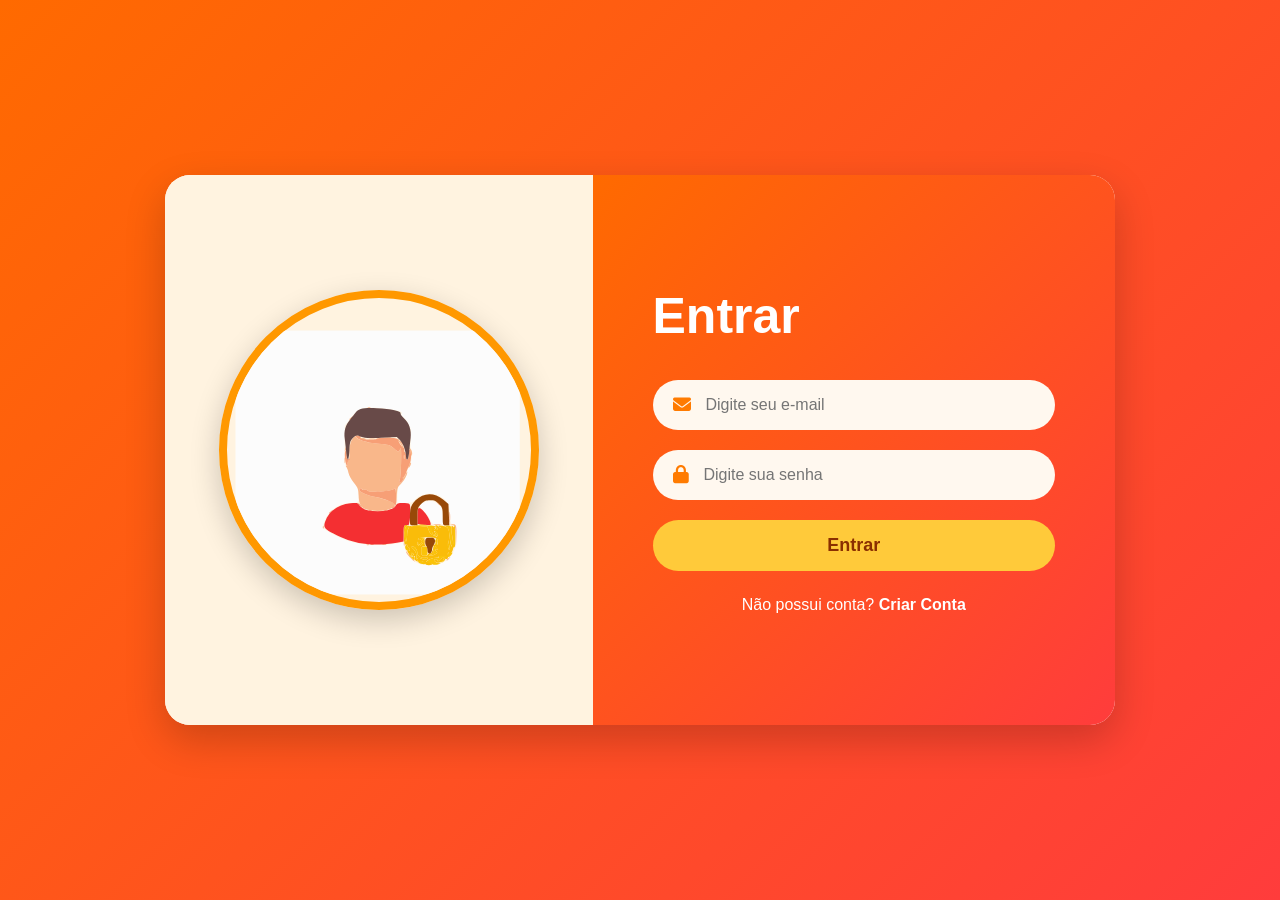
<file: login.html>
<!DOCTYPE html>
<html lang="pt-br">

<head>

<meta charset="UTF-8">
<meta name="viewport" content="width=device-width, initial-scale=1.0">

<title>CLIMAPP - Login</title>

<!-- ICONES -->

<link rel="stylesheet"
href="https://cdnjs.cloudflare.com/ajax/libs/font-awesome/6.5.1/css/all.min.css">

<link rel="stylesheet" href="style.css">

<style>

/* =========================
LOGIN
========================= */

body{
    background:
    linear-gradient(135deg,#ff6a00,#ff3c3c);

    display: flex;
    justify-content: center;
    align-items: center;

    min-height: 100vh;

    padding: 20px;
}

/* =========================
CONTAINER
========================= */

.login-container{

    width: 950px;
    max-width: 100%;

    min-height: 550px;

    display: flex;

    border-radius: 25px;

    overflow: hidden;

    background: white;

    box-shadow: 0 15px 40px rgba(0,0,0,0.2);

    animation: fadeUp 0.8s ease;
}

/* =========================
LADO ESQUERDO
========================= */

.login-left{

    width: 45%;

    background: #fff3e0;

    display: flex;
    justify-content: center;
    align-items: center;

    padding: 30px;
}

.login-circle{

    width: 320px;
    height: 320px;

    border-radius: 50%;

    overflow: hidden;

    border: 8px solid #ff9800;

    box-shadow: 0 10px 30px rgba(0,0,0,0.2);
}

.login-circle img{

    width: 100%;
    height: 100%;

    object-fit: cover;
}

/* =========================
LADO DIREITO
========================= */

.login-right{

    width: 55%;

    background:
    linear-gradient(135deg,#ff6a00,#ff3c3c);

    padding: 60px;

    color: white;

    display: flex;
    flex-direction: column;
    justify-content: center;
}

.login-right h1{

    font-size: 50px;

    margin-bottom: 35px;
}

/* =========================
INPUTS
========================= */

.input-box{

    width: 100%;

    background: #fff8ef;

    margin-bottom: 20px;

    border-radius: 40px;

    padding: 16px 20px;

    display: flex;
    align-items: center;

    gap: 15px;

    transition: 0.3s;
}

.input-box:hover{
    transform: scale(1.02);
}

.input-box i{

    color: #ff7b00;

    font-size: 18px;
}

.input-box input{

    width: 100%;

    border: none;
    outline: none;

    background: transparent;

    font-size: 16px;

    color: #333;
}

/* =========================
BOTÃO
========================= */

.btn-login{

    width: 100%;

    padding: 15px;

    border: none;

    border-radius: 40px;

    background: #ffca3a;

    color: #8a2f00;

    font-size: 18px;
    font-weight: bold;

    cursor: pointer;

    transition: 0.3s;
}

.btn-login:hover{

    transform: scale(1.03);

    box-shadow: 0 8px 20px rgba(0,0,0,0.2);
}

/* =========================
LINK
========================= */

.cadastro-link{

    margin-top: 25px;

    text-align: center;
}

.cadastro-link a{

    color: white;

    font-weight: bold;

    text-decoration: none;
}

.cadastro-link a:hover{
    text-decoration: underline;
}

/* =========================
ANIMAÇÃO
========================= */

@keyframes fadeUp{

    from{
        opacity:0;
        transform: translateY(40px);
    }

    to{
        opacity:1;
        transform: translateY(0);
    }

}

/* =========================
RESPONSIVO
========================= */

@media(max-width:850px){

    .login-container{
        flex-direction: column;
    }

    .login-left,
    .login-right{
        width: 100%;
    }

    .login-left{
        padding: 40px 20px;
    }

    .login-circle{
        width: 220px;
        height: 220px;
    }

    .login-right{
        padding: 40px 25px;
    }

    .login-right h1{
        font-size: 38px;
    }

}

</style>

</head>

<body>

<!-- CONTAINER -->

<div class="login-container">

<!-- ESQUERDA -->

<div class="login-left">

<div class="login-circle">

<img src="img/boneco.svg"
alt="Usuário">

</div>

</div>

<!-- DIREITA -->

<div class="login-right">

<h1>Entrar</h1>

<!-- EMAIL -->

<div class="input-box">

<i class="fa-solid fa-envelope"></i>

<input
type="email"
id="email"
placeholder="Digite seu e-mail"
onkeydown="if(event.key==='Enter') document.getElementById('senha').focus()">

</div>

<!-- SENHA -->

<div class="input-box">

<i class="fa-solid fa-lock"></i>

<input
type="password"
id="senha"
placeholder="Digite sua senha"
onkeydown="if(event.key==='Enter') login()">

</div>

<!-- BOTÃO -->

<button
type="button"
class="btn-login"
onclick="login()">

Entrar

</button>

<!-- LINK -->

<div class="cadastro-link">

Não possui conta?
<a href="cadastro.html">
Criar Conta

</a>

</div>

</div>

</div>

<script src="script.js"></script>

</body>
</html>
</file>
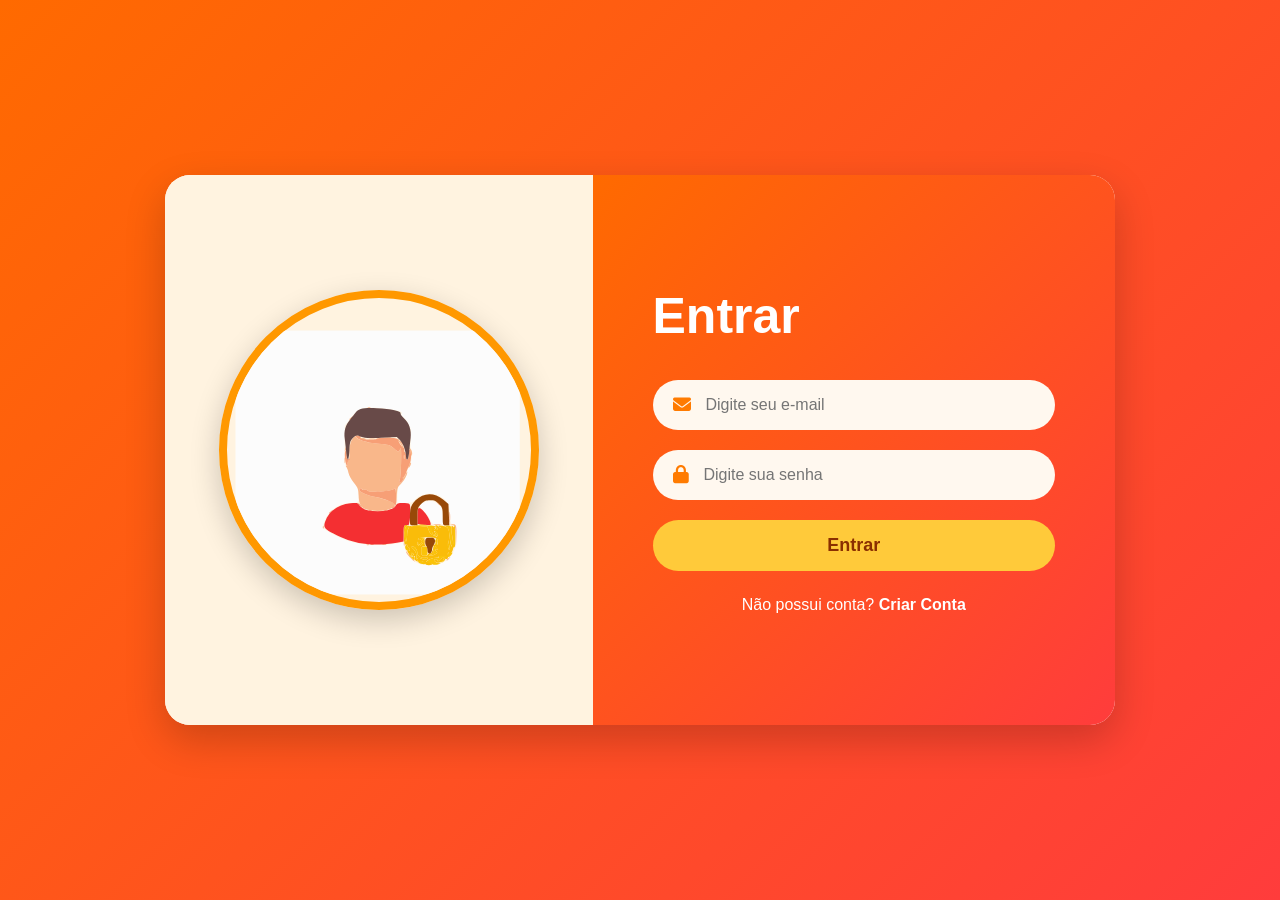
<file: mexico.html>
<!DOCTYPE html>
<html lang="pt-br">
<head>
<meta charset="UTF-8">
<meta name="viewport" content="width=device-width, initial-scale=1.0">
<title>México - CLIMAPP</title>
<link rel="stylesheet" href="style.css">
<style>
.mapa-container{
    display:flex;
    justify-content:center;
    margin-top:25px;
}
.mapa-container img{
    border-radius:15px;
    box-shadow:0 6px 20px rgba(0,0,0,0.25);
}
area{ cursor:pointer; }
</style>
</head>
<body>

<div class="sidebar-overlay" id="sidebarOverlay" onclick="toggleMenu()"></div>

<nav class="sidebar" id="sidebar">
    <button class="menu-toggle" onclick="toggleMenu()">
        <div class="hamburger"><span></span><span></span><span></span></div>
        <span class="menu-toggle-label">CLIMAPP</span>
    </button>
    <div class="sidebar-divider"></div>
    <a href="home.html">
        <span class="nav-icon"></span>
        <span class="nav-label">Home</span>
    </a>
    <a href="brasil.html">
        <span class="nav-icon"></span>
        <span class="nav-label">Brasil</span>
    </a>
    <a href="mexico.html" class="active">
        <span class="nav-icon"></span>
        <span class="nav-label">México</span>
    </a>
    <a href="estados-unidos.html">
        <span class="nav-icon"></span>
        <span class="nav-label">Estados Unidos</span>
    </a>
    <a href="canada.html">
        <span class="nav-icon"></span>
        <span class="nav-label">Canadá</span>
    </a>
    <a href="franca.html">
        <span class="nav-icon"></span>
        <span class="nav-label">França</span>
    </a>
    <a href="alemanha.html">
        <span class="nav-icon"></span>
        <span class="nav-label">Alemanha</span>
    </a>
    <div class="sidebar-footer">
        <button class="btn-sair" onclick="sair()">
        <span class="btn-sair-label">Sair</span>
        </button>
    </div>
</nav>

<div class="main-wrapper">
<header>
    <div class="logo">México</div>
</header>

<div class="container">
    <h1>Mapa do México</h1>
    
    <div class="mapa-container">
        <img src="img/mexico.svg" usemap="#image-map" alt="Mapa do México">
        <map name="image-map">
            <area alt="sonora" title="sonora" href="#" coords="195,93,318,137,393,137,393,145,392,154,395,165,401,171,402,194,399,218,402,231,399,240,386,244,389,253,397,265,404,281,380,306,369,296,356,292,349,279,336,274,330,258,322,249,311,247,297,238,289,224,280,218,267,195,257,181,253,166,250,150,249,142,233,132,221,124,205,126,196,117,185,113,182,104,185,92" shape="poly"
            onclick="abrirModal(event,'Sonora','Árido e Semiárido','3,1 milhões','300 metros','Deserto de Sonora')">

            <area alt="chihuahua" title="chihuahua" href="#" coords="445,120,411,119,414,131,396,136,396,154,403,176,403,194,402,213,403,232,401,238,388,245,405,278,414,283,421,299,427,310,443,314,454,326,463,323,477,290,488,287,501,292,511,297,518,297,533,297,542,288,557,288,555,269,550,252,555,244,571,216,546,202,533,191,522,175,516,162,503,152,494,142,472,123,481,132,459,120" shape="poly"
            onclick="abrirModal(event,'Chihuahua','Árido e Temperado','3,8 milhões','1.400 metros','Deserto e Bosques')">

            <area alt="jalisco" title="jalisco" href="#" coords="634,461,629,471,619,481,616,490,616,498,604,504,587,506,585,518,591,521,591,529,597,533,588,538,577,544,569,544,565,533,555,529,545,529,529,536,514,527,495,502,506,493,521,484,538,489,546,480,552,474,566,478,574,480,590,478,596,469,600,461,611,459,622,454" shape="poly"
            onclick="abrirModal(event,'Jalisco','Tropical e Seco','8,8 milhões','1.500 metros','Florestas Tropicais')">

            <area alt="yucatan" title="yucatan" href="#" coords="1024,475,1023,493,1039,496,1048,510,1059,524,1113,489,1124,474,1120,462,1084,458,1064,464,1047,469" shape="poly"
            onclick="abrirModal(event,'Yucatán','Tropical Úmido','2,3 milhões','10 metros','Selva Tropical')">
        </map>
    </div>
</div>

<dialog id="minhaModal">
    <h2 id="titulo"></h2>
    <table>
        <tr><td><strong>Clima</strong></td><td id="clima"></td></tr>
        <tr><td><strong>População</strong></td><td id="populacao"></td></tr>
        <tr><td><strong>Altitude</strong></td><td id="altitude"></td></tr>
        <tr><td><strong>Vegetação</strong></td><td id="vegetacao"></td></tr>
    </table>
    <button class="bt-fechar" id="fecharModal">Fechar</button>
</dialog>
</div>

<script>
(function(){
if(localStorage.getItem("logado")!=="true"){
    window.location.replace("login.html");}
})();
</script>

<script src="script.js"></script>
</body>
</html>
</file>
<file: style.css>
/* =========================================
   RESET
========================================= */

*{
    margin: 0;
    padding: 0;
    box-sizing: border-box;
    font-family: Arial, Helvetica, sans-serif;
}

body{
    background: linear-gradient(135deg, #fff3e0, #ffe0b2);
    color: #4e342e;
    min-height: 100vh;
    display: flex;
}

/* =========================================
   SIDEBAR
========================================= */

.sidebar{
    width: 70px;
    height: 100vh;
    background: linear-gradient(180deg, #ff5722, #e64a19);
    position: fixed;
    top: 0;
    left: 0;
    overflow: hidden;
    transition: 0.3s;
    z-index: 999;
    display: flex;
    flex-direction: column;
    box-shadow: 4px 0 20px rgba(0,0,0,0.2);
}

.sidebar.active{
    width: 230px;
}

.menu-toggle{
    background: transparent;
    border: none;
    color: white;
    display: flex;
    align-items: center;
    gap: 15px;
    padding: 20px;
    cursor: pointer;
    min-width: 230px;
}

.hamburger{
    width: 25px;
    display: flex;
    flex-direction: column;
    gap: 5px;
}

.hamburger span{
    width: 100%;
    height: 3px;
    background: white;
    border-radius: 10px;
}

.menu-toggle-label{
    font-size: 18px;
    font-weight: bold;
    letter-spacing: 1px;
    opacity: 0;
    transition: 0.3s;
}

.sidebar.active .menu-toggle-label{
    opacity: 1;
}

.sidebar-divider{
    width: 100%;
    height: 1px;
    background: rgba(255,255,255,0.2);
    margin-bottom: 10px;
}

.sidebar a{
    display: flex;
    align-items: center;
    gap: 15px;
    padding: 15px 20px;
    color: white;
    text-decoration: none;
    transition: 0.3s;
    min-width: 230px;
}

.sidebar a:hover,
.sidebar a.active{
    background: rgba(255,255,255,0.15);
    border-left: 4px solid white;
}

.nav-icon{
    font-size: 22px;
    min-width: 25px;
    text-align: center;
}

.nav-label{
    opacity: 0;
    transition: 0.3s;
    font-size: 15px;
}

.sidebar.active .nav-label{
    opacity: 1;
}

/* =========================================
   FOOTER SIDEBAR
========================================= */

.sidebar-footer{
    margin-top: auto;
    padding: 15px;
}

.btn-sair{
    width: 40px;
    height: 40px;
    border: none;
    border-radius: 50%;
    background: rgba(255,255,255,0.2);
    color: white;
    cursor: pointer;
    transition: 0.3s;
    overflow: hidden;
}

.sidebar.active .btn-sair{
    width: 100%;
    border-radius: 30px;
    font-weight: bold;
}

.btn-sair:hover{
    background: #c62828;
}

/* =========================================
   OVERLAY
========================================= */

.sidebar-overlay{
    position: fixed;
    inset: 0;
    background: rgba(0,0,0,0.4);
    z-index: 998;
    display: none;
}

.sidebar-overlay.active{
    display: block;
}

/* =========================================
   CONTEÚDO
========================================= */

.main-wrapper{
    margin-left: 70px;
    flex: 1;
    display: flex;
    flex-direction: column;
    transition: 0.3s;
}

header{
    background: linear-gradient(90deg, #ff5722, #ff9800);
    color: white;
    padding: 18px 25px;
    box-shadow: 0 4px 10px rgba(0,0,0,0.15);
}

.logo{
    font-size: 24px;
    font-weight: bold;
}

.container{
    padding: 30px 20px;
    text-align: center;
}

.container h1{
    color: #d84315;
    margin-bottom: 20px;
    font-size: 34px;
}

.container p{
    font-size: 17px;
    line-height: 1.6;
    color: #6d4c41;
}

/* =========================================
   MAPA
========================================= */

.mapa-wrapper{
    margin-top: 25px;
    display: inline-block;
    max-width: 100%;
}

.mapa-wrapper img{
    
    border-radius: 15px;
    box-shadow: 0 6px 20px rgba(0,0,0,0.25);
    display: block;
}

svg{
    overflow: visible;
}

polygon{
    transition: 0.3s;
}

polygon:hover{
    fill: rgba(255, 87, 34, 0.35);
    stroke: #ff5722;
    stroke-width: 3;
}

/* =========================================
   MODAL
========================================= */

dialog{
    border: none;
    border-radius: 15px;
    padding: 25px;
    width: 400px;
    max-width: 90%;
    background: #fff8f0;
    box-shadow: 0 10px 25px rgba(0,0,0,0.3);
}

dialog::backdrop{
    background: rgba(0,0,0,0.5);
}

dialog h2{
    color: #e64a19;
    margin-bottom: 15px;
}

table{
    width: 100%;
    border-collapse: collapse;
}

table td{
    border: 1px solid #ffccbc;
    padding: 10px;
    background: #fff3e0;
    text-align: left;
}

table td:first-child{
    font-weight: bold;
    color: #d84315;
    width: 40%;
}

.bt-fechar{
    margin-top: 20px;
    width: 100%;
    border: none;
    padding: 12px;
    border-radius: 10px;
    background: linear-gradient(90deg, #ff5722, #e64a19);
    color: white;
    font-size: 15px;
    cursor: pointer;
    transition: 0.3s;
}

.bt-fechar:hover{
    transform: scale(1.03);
}

/* =========================================
   FORMULÁRIOS
========================================= */

.form-container{
    width: 100%;
    max-width: 420px;
    margin: 60px auto;
    background: white;
    padding: 35px;
    border-radius: 20px;
    box-shadow: 0 8px 25px rgba(0,0,0,0.15);
}

.form-container h1{
    color: #e64a19;
    margin-bottom: 25px;
}

.form-group{
    margin-bottom: 18px;
    text-align: left;
}

.form-group label{
    display: block;
    margin-bottom: 8px;
    font-weight: bold;
}

.form-group input{
    width: 100%;
    padding: 12px;
    border-radius: 10px;
    border: 1px solid #ccc;
    font-size: 15px;
    outline: none;
    transition: 0.3s;
}

.form-group input:focus{
    border-color: #ff5722;
    box-shadow: 0 0 8px rgba(255,87,34,0.3);
}

.btn-form{
    width: 100%;
    padding: 12px;
    border: none;
    border-radius: 10px;
    background: linear-gradient(90deg, #ff5722, #e64a19);
    color: white;
    font-size: 16px;
    cursor: pointer;
    transition: 0.3s;
}

.btn-form:hover{
    transform: scale(1.03);
}

.form-link{
    margin-top: 15px;
    display: block;
    text-decoration: none;
    color: #e64a19;
    font-weight: bold;
}

/* =========================================
   RESPONSIVO
========================================= */

@media(max-width: 768px){

    .container h1{
        font-size: 28px;
    }

    .logo{
        font-size: 20px;
    }

    .sidebar{
        width: 0;
    }

    .sidebar.active{
        width: 230px;
    }

    .main-wrapper{
        margin-left: 0;
    }

    .container{
        padding: 20px 10px;
    }
}

@media(max-width: 500px){

    .container h1{
        font-size: 23px;
    }

    .container p{
        font-size: 15px;
    }

    .form-container{
        margin: 30px 15px;
        padding: 25px;
    }

    dialog{
        padding: 18px;
    }

    table td{
        font-size: 13px;
    }
}
</file>
